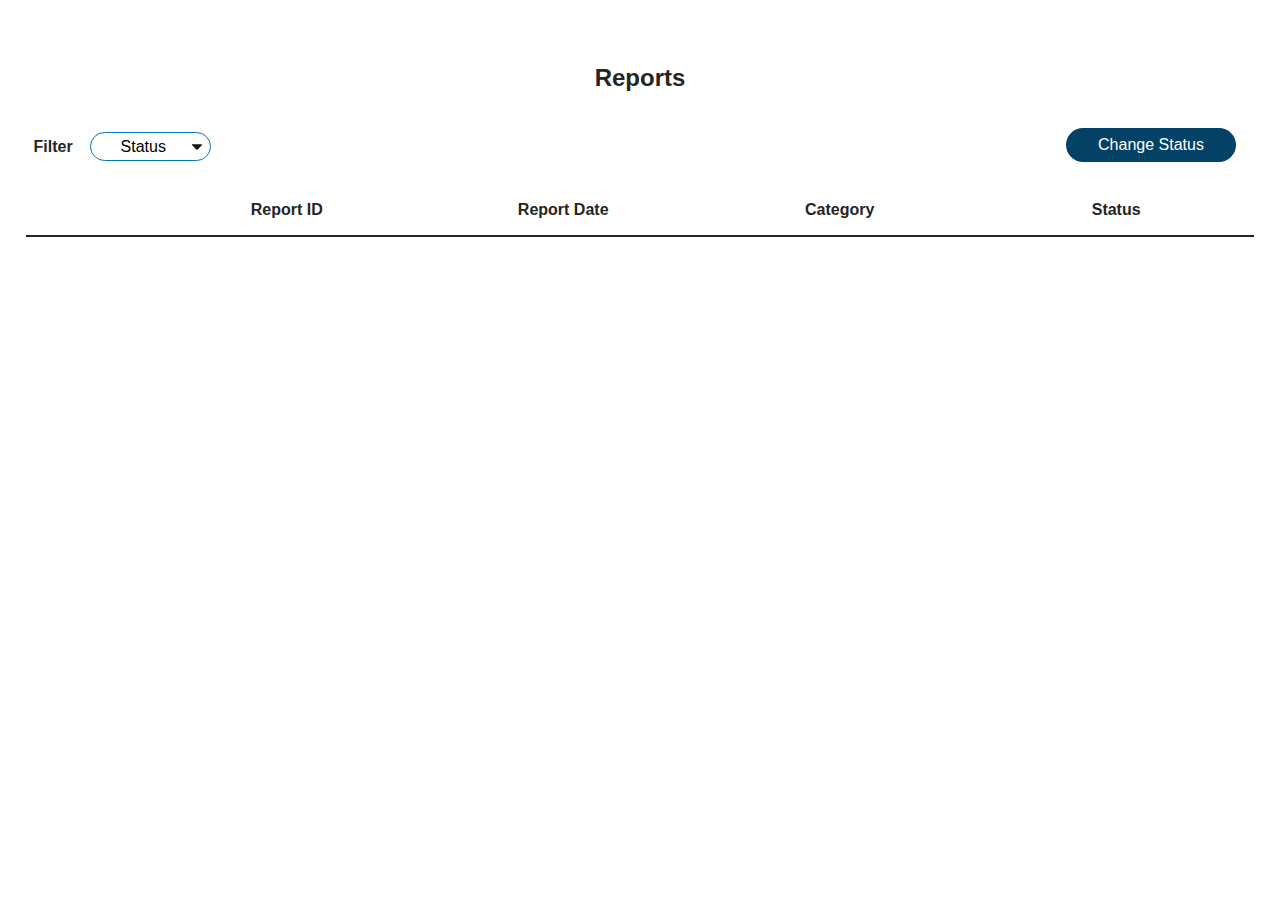
<file: gov-dashboard/gov_dashboard.html>
<!DOCTYPE html>
<html lang="en">

<head>
  <meta charset="UTF-8">
  <meta http-equiv="X-UA-Compatible" content="IE=edge">
  <meta name="viewport" content="width=device-width, initial-scale=1.0">
  <title>trout | Government Dashboard</title>

  <!-- FAVICON============= -->
  <link rel='icon' type='image/png' href='../assets/favicon.png'>
  <link rel="stylesheet" href="../common/css/navigation.css">
  <link rel="stylesheet" href="style.css">
</head>

<body class="gov-bg">
  <div class="gov-interface-wrapper">
    <!-- <a class="return-arrow" href=""></a> -->
    <h1>Reports</h1>
    <div class="filter-changestatus">
      <div class="filter-wrapper">
        <span class="filter-text">Filter</span>
        <select id="statusFilter" class="statusFilter">
          <option value="" selected>Status</option>
          <option value="1_New">1_New</option>
          <option value="2_Ongoing">2_Ongoing</option>
          <option value="3_Denied">3_Denied</option>
          <option value="4_Solved">4_Solved</option>
        </select>
      </div>
      <span class="change-status-btn">Change Status</span>
    </div>

    <div id="reports" class="dashboard">
      <div id="append-div">
        <ul class="table-header">
          <li></li>
          <li>Report ID</li>
          <li>Report Date</li>
          <li>Category</li>
          <li>Status</li>
          <!-- <li>Address</li> 
          <li>Detail</li> 
          <li>Photo</li>   -->
        </ul>
      </div>

    </div>

  </div>

  <!-- <script src="script_gov.js" type="module"></script> -->
  <script src="gov_dashboard.js" type="module"></script>
</body>

</html>
</file>
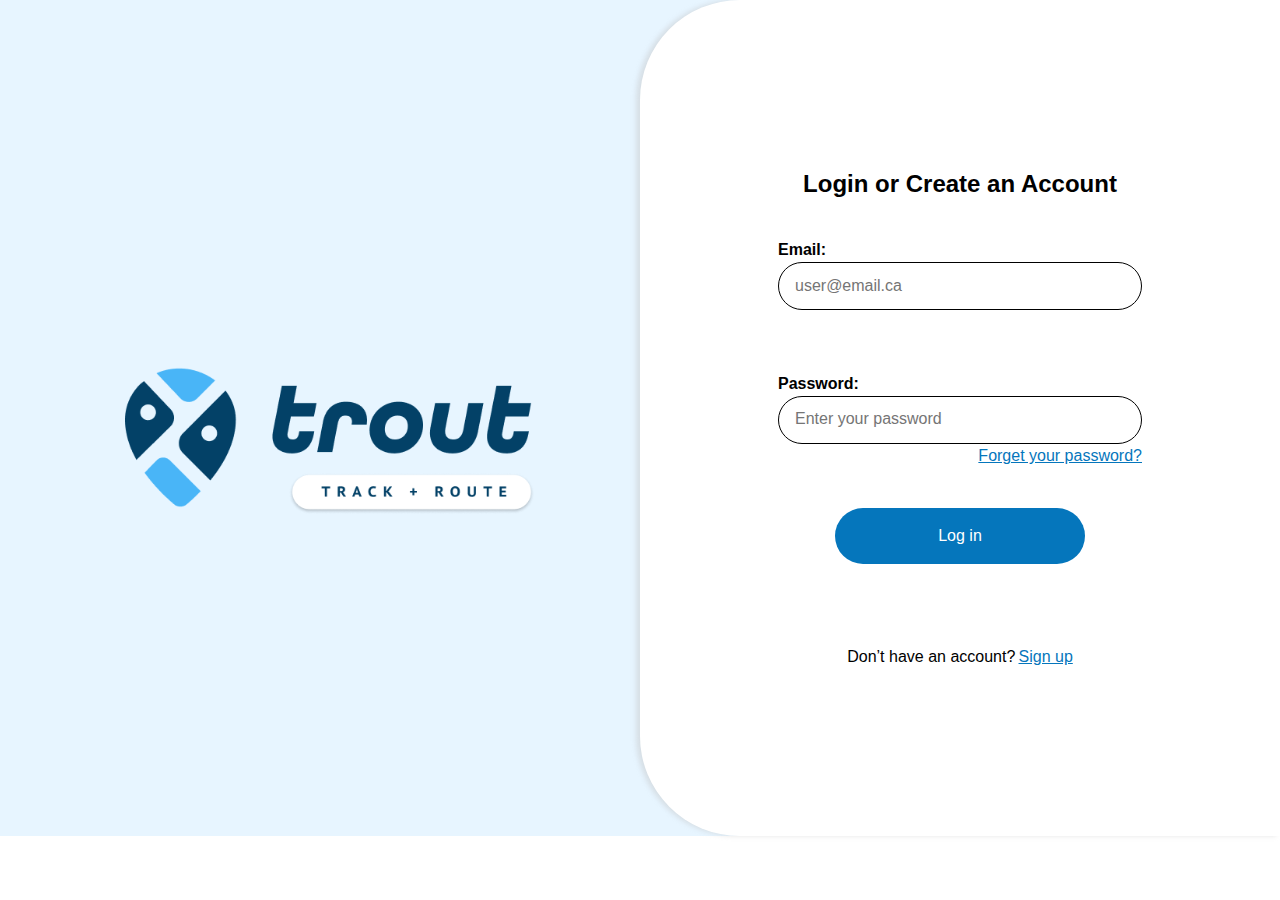
<file: gov-login/gov_login.html>
<!DOCTYPE html>
<html lang="en">

<head>
  <meta charset="UTF-8">
  <meta http-equiv="X-UA-Compatible" content="IE=edge">
  <meta name="viewport" content="width=device-width, initial-scale=1.0">
  <title>trout | Government Login</title>

  <!-- FAVICON============= -->
  <link rel='icon' type='image/png' href='../assets/favicon.png'>

  <!-- STYLE LINK============= -->
  <link rel="stylesheet" href="../common/css/navigation.css">
  <link rel="stylesheet" href="gov_login.css">

  <!-- JAVASCRIPT LINK============= -->
  <script src="gov_login.js" type="module"></script>
  <!-- <script src='../common/javascript/nav-menu.js' defer></script> -->

</head>

<body>

  <!-- <header>
    <div class="mobile-header">
      <a href="../route/index.html">
        <img class="logo" src="../assets/Mobile/Logo Mobile.png" alt="Logo">
      </a>
      <nav>
        <div class="menuHamburguer"></div>
        <div class="menu">
          <ul>
            <li>
              <a href="#" class="feed">
                <img src="../assets/Mobile/nearby-icon.png" alt="Nearby">
                <span>Nearby Hazards</span>
              </a>
            </li>
            <li>
              <a href="../user-myreports/myreports.html" class="my-reports">
                <img src="../assets/Mobile/MyReports-Icon.png" alt="My Reports">
                <span>My Reports</span>
              </a>
            </li>
            <li>
              <a href="#" class="profile">
                <img src="../assets/Mobile/Profile-icon.png" alt="Profile">
                <span>Profile</span>
              </a>
            </li>
          </ul>
        </div>
      </nav>
    </div>

    <div class="desktop-header">
      <a href="../route/index.html">
        <img class="logo" src="../assets/Desktop/Logo Desktop.png" alt="Logo">
      </a>
      <nav>
        <ul>
          <li>
            <a href="#" class="feed">
              <img src="../assets/Desktop/nearby-icon.png" alt="Nearby Hazards">
              <span>Nearby Hazards</span>
            </a>
          </li>
          <li>
            <a href="../user-myreports/myreports.html" class="my-reports">
              <img src="../assets/Desktop/MyReports-Icon.png" alt="My Reports">
              <span>My Reports</span>
            </a>
          </li>
          <li>
            <a href="#" class="profile">
              <img src="../assets/Desktop/Profile-icon.png" alt="Profile">
              <span>Profile</span>
            </a>
          </li>
        </ul>
      </nav>
    </div>
  </header> -->

  <main>
    <div class="login-background">
      <img src="../assets/Desktop/login-logo.png" alt="logo">
    </div>

    <div class="login-form">

    
        <h1>Login or Create an Account</h1>
        <div class="login-form">
          <label for="email">Email:</label>
          <input type="email" id="email" name="email" placeholder="user@email.ca" required><br>
          <label for="password">Password:</label>
          <input type="password" id="password" name="password" placeholder="Enter your password" required>
          <a href="#">Forget your password?</a>
          <button type="button" id="login" class="gov_login">Log in</button>
        </div>
    

      <div class="sign-up">
        <p>Don’t have an account?</p>
        <a href="../gov-signup/gov_signup.html" id="signup" class="signup">Sign up</a>
      </div>

    </div>
  </main>

</body>

</html>
</file>
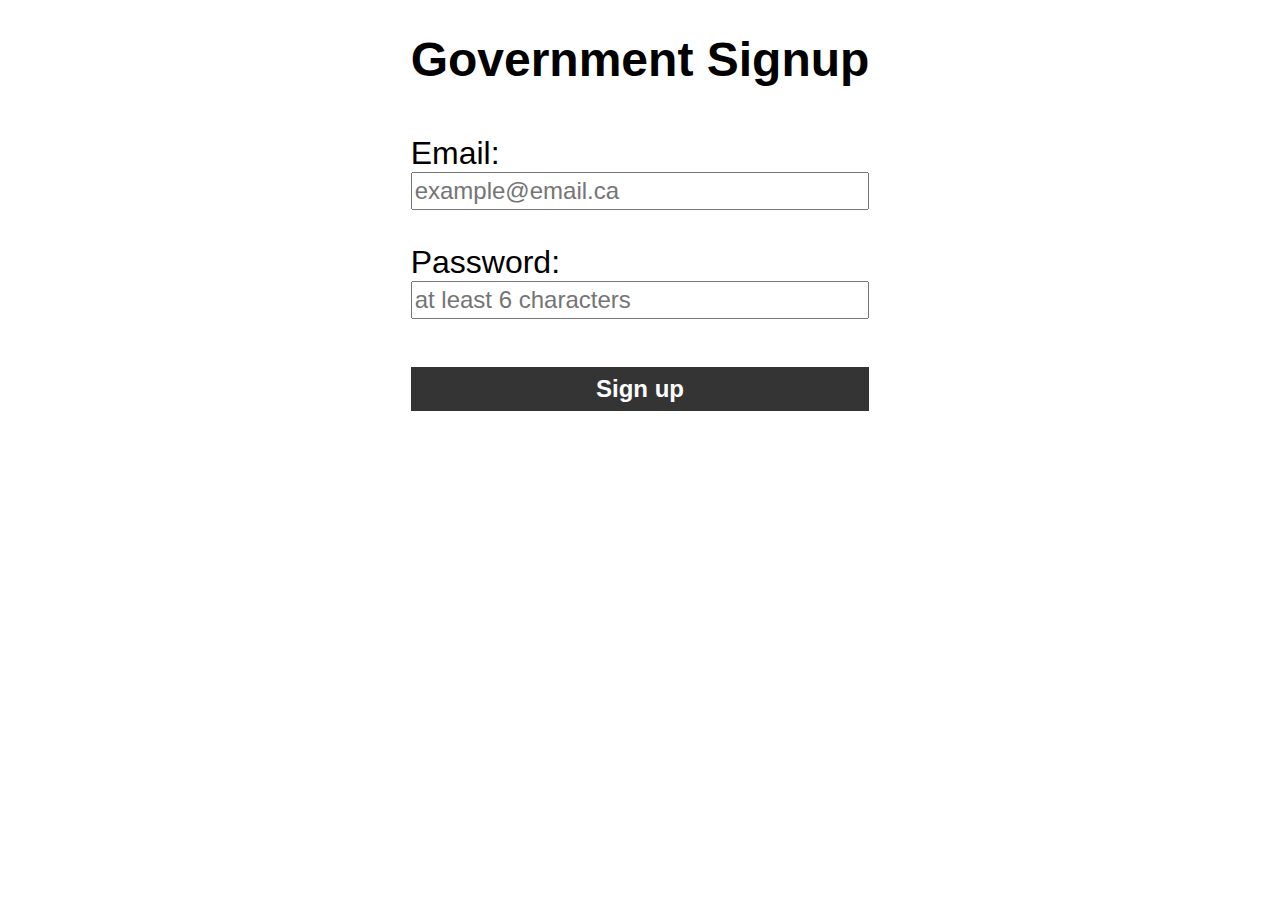
<file: gov-signup/gov_signup.html>
<!DOCTYPE html>
<html lang="en">

<head>
  <meta charset="UTF-8">
  <meta http-equiv="X-UA-Compatible" content="IE=edge">
  <meta name="viewport" content="width=device-width, initial-scale=1.0">
  <title>trout | Government Signup</title>

  <!-- FAVICON============= -->
  <link rel='icon' type='image/png' href='../assets/favicon.png'>
  <link rel="stylesheet" href="style.css">
</head>

<body>
  <div class="wrapper">
    <h1>Government Signup</h1>
    <label for="email">Email:</label>
    <input type="email" id="email" name="email" placeholder="example@email.ca" required><br>
    <label for="password">Password:</label>
    <input type="password" id="password" name="password" placeholder="at least 6 characters" required>
    <button type="button" id="signup" class="signup">Sign up</button>
  </div>

  <script src="gov_signup.js" type="module"></script>
</body>

</html>
</file>
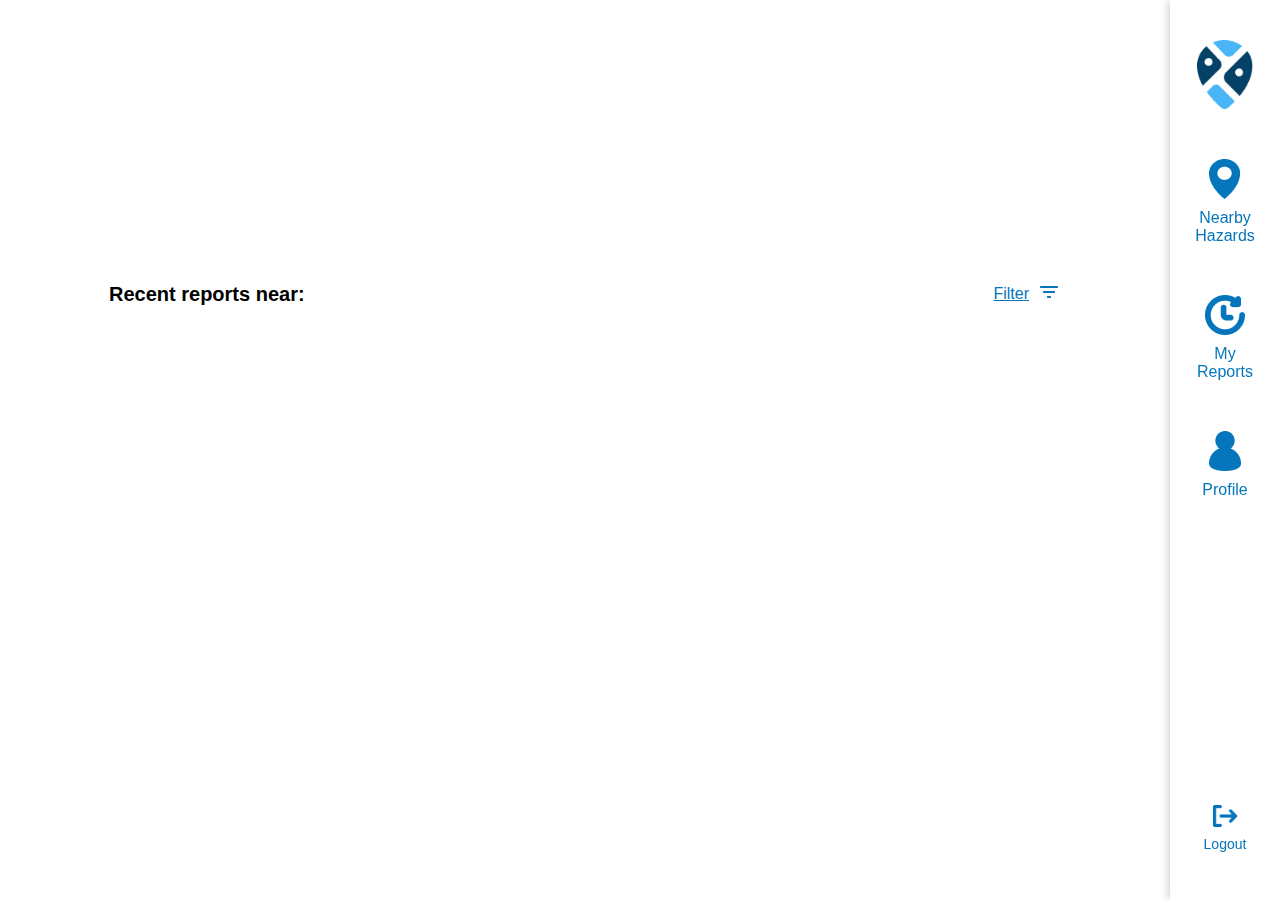
<file: nearby-hazards/nearby_hazards.html>
<!DOCTYPE html>
<html lang="en">

<head>
  <meta charset="UTF-8">
  <meta name="viewport" content="width=device-width, initial-scale=1.0">
  <title>trout | Nearby Hazards</title>

  <!-- FAVICON============= -->
  <link rel='icon' type='image/png' href='../assets/favicon.png'>
  <link rel="stylesheet" type="text/css" href="https://api.tomtom.com/maps-sdk-for-web/cdn/6.x/6.25.0/maps/maps.css" />
  <link rel="stylesheet" href="style.css">
  <link rel="stylesheet" href="../common/css/navigation.css">
  <script src="https://api.tomtom.com/maps-sdk-for-web/cdn/6.x/6.25.0/maps/maps-web.min.js"></script>
  <script src='../common/javascript/nav-menu.js' defer></script>
  <script type="module" src="nearby_hazards.js" defer></script>
</head>

<body>
  <header>
    <div class="mobile-header">
      <a href="../index.html">
        <img class="logo" src="../assets/Mobile/Logo Mobile.png" alt="Logo">
      </a>
      <nav>
        <div class="menuHamburguer"></div>
        <div class="menu">
          <ul>
            <li>
              <a href="../nearby-hazards/nearby_hazards.html" class="feed">
                <img src="../assets/Mobile/nearby-icon.png" alt="Nearby">
                <span>Nearby Hazards</span>
              </a>
            </li>
            <li>
              <a href="../user-myreports/myreports.html" class="my-reports">
                <img src="../assets/Mobile/MyReports-Icon.png" alt="My Reports">
                <span>My Reports</span>
              </a>
            </li>
            <li>
              <a href="#" class="profile">
                <img src="../assets/Mobile/Profile-icon.png" alt="Profile">
                <span>Profile</span>
              </a>
            </li>
            <li>
              <a href="#" class="profile">
                <img src="../assets/Mobile/Logout.png" alt="Logout">
                <span>Logout</span>
              </a>
            </li>
          </ul>
        </div>
      </nav>
    </div>

    <div class="desktop-header">
      <div class="nav-wrapper">
        <a href="../index.html">
          <img class="logo" src="../assets/Desktop/Logo Desktop.png" alt="Logo">
        </a>
        <nav>
          <ul>
            <li>
              <a href="../nearby-hazards/nearby_hazards.html" class="feed">
                <img src="../assets/Desktop/nearby-icon.png" alt="Nearby Hazards">
                <span>Nearby Hazards</span>
              </a>
            </li>
            <li>
              <a href="../user-myreports/myreports.html" class="my-reports">
                <img src="../assets/Desktop/MyReports-Icon.png" alt="My Reports">
                <span>My Reports</span>
              </a>
            </li>
            <li>
              <a href="#" class="profile">
                <img src="../assets/Desktop/Profile-icon.png" alt="Profile">
                <span>Profile</span>
              </a>
            </li>
          </ul>
        </nav>
      </div>
      <nav class="logout-item">
        <ul>
          <li>
            <a href="#" class="logout">
              <img src="../assets/Desktop/Logout.png" alt="Logout">
              <span>Logout</span>
            </a>
          </li>
        </ul>
      </nav>
    </div>
  </header>

  <main>
    <div id="map"></div>

    <div class="container">
      <div class="header-container">
        <h2>Recent reports near:</h2>
        <p class="filter-button">Filter</p>
        <div class="filter-menu">
          <div class="upper">
            <h3>Radius</h3>
            <div class="distance">
              <p>within</p>
              <p id="sliderValueDisplay">8km</p>
            </div>          
          </div>
          <input type="range" min="1" max="15" value="8" step="0.5" class="slider" id="rangeInput">
          <div class="lower">
            <p>1km</p>
            <p>15km</p>
          </div>
        </div>
      </div>
      <div class="report-list"></div>
    </div>
  </main>
  <div class="loader-wrapper visually-hidden">
    <div class="loader"></div>
  </div>
</body>

</html>
</file>
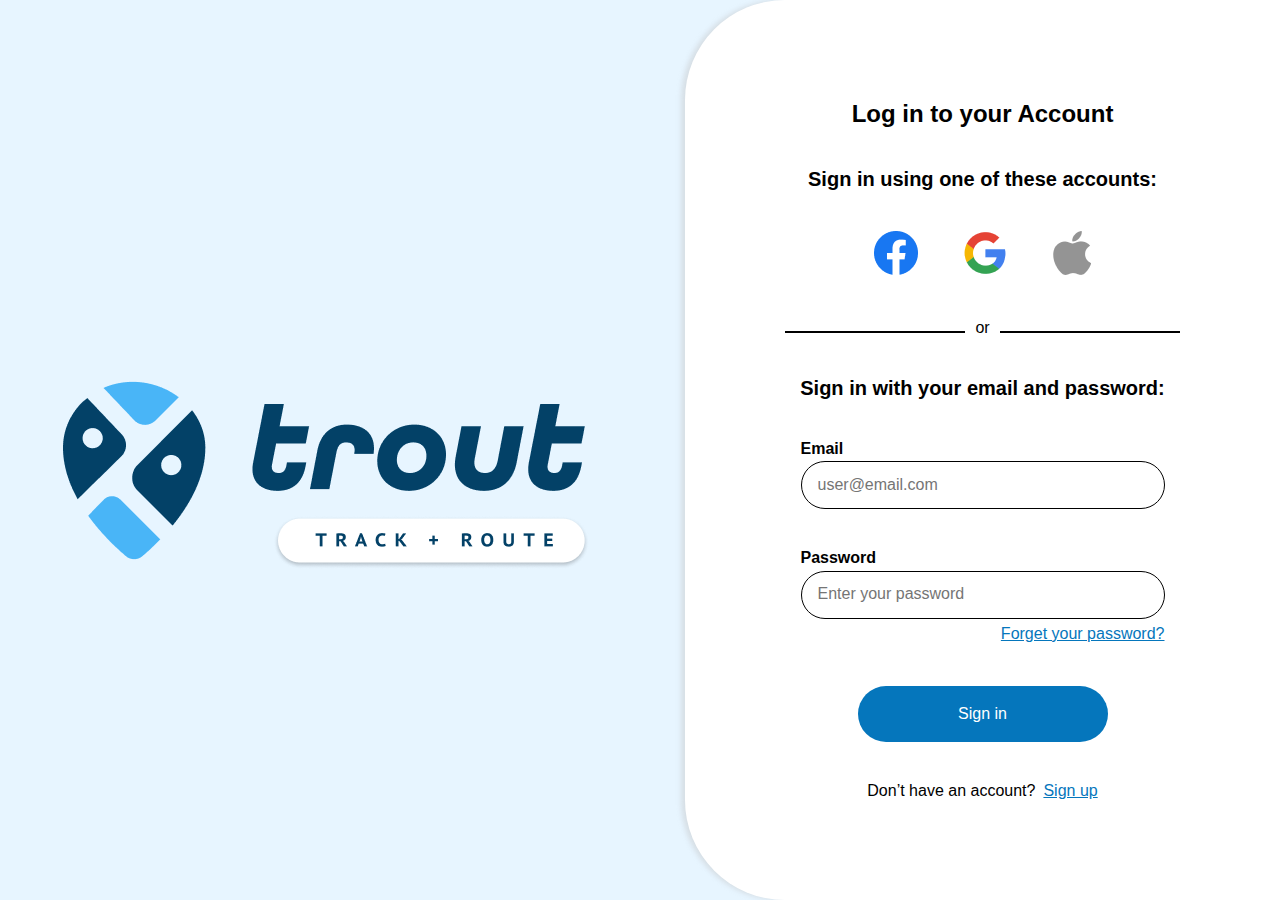
<file: user-login/user_login.html>
<!DOCTYPE html>
<html lang="en">

<head>
  <meta charset="UTF-8">
  <meta http-equiv="X-UA-Compatible" content="IE=edge">
  <meta name="viewport" content="width=device-width, initial-scale=1.0">
  <title>trout | Login</title>

  <!-- FAVICON============= -->
  <link rel='icon' type='image/png' href='../assets/favicon.png'>

  <!-- STYLE LINK============= -->
  <link rel="stylesheet" href="../common/css/navigation.css">
  <link rel="stylesheet" href="user_login.css">

  <!-- JAVASCRIPT LINK============= -->
  <script src="user_login.js" type="module"></script>
  <!-- <script src='../common/javascript/nav-menu.js' defer></script> -->

</head>

<body>

  <!-- <header>
    <div class="mobile-header">
      <a href="../route/index.html">
        <img class="logo" src="../assets/Mobile/Logo Mobile.png" alt="Logo">
      </a>
      <nav>
        <div class="menuHamburguer"></div>
        <div class="menu">
          <ul>
            <li>
              <a href="#" class="feed">
                <img src="../assets/Mobile/nearby-icon.png" alt="Nearby">
                <span>Nearby Hazards</span>
              </a>
            </li>
            <li>
              <a href="../user-myreports/myreports.html" class="my-reports">
                <img src="../assets/Mobile/MyReports-Icon.png" alt="My Reports">
                <span>My Reports</span>
              </a>
            </li>
            <li>
              <a href="#" class="profile">
                <img src="../assets/Mobile/Profile-icon.png" alt="Profile">
                <span>Profile</span>
              </a>
            </li>
          </ul>
        </div>
      </nav>
    </div>

    <div class="desktop-header">
      <a href="../route/index.html">
        <img class="logo" src="../assets/Desktop/Logo Desktop.png" alt="Logo">
      </a>
      <nav>
        <ul>
          <li>
            <a href="#" class="feed">
              <img src="../assets/Desktop/nearby-icon.png" alt="Nearby Hazards">
              <span>Nearby Hazards</span>
            </a>
          </li>
          <li>
            <a href="../user-myreports/myreports.html" class="my-reports">
              <img src="../assets/Desktop/MyReports-Icon.png" alt="My Reports">
              <span>My Reports</span>
            </a>
          </li>
          <li>
            <a href="#" class="profile">
              <img src="../assets/Desktop/Profile-icon.png" alt="Profile">
              <span>Profile</span>
            </a>
          </li>
        </ul>
      </nav>
    </div>
  </header> -->

  <main>
    <div class="login-background">
      <img src="../assets/Desktop/login-logo.png" alt="logo">
    </div>

    <div class="login-form">
      <h1>Log in to your Account</h1>
      <h2>Sign in using one of these accounts:</h2>
      <div class="social-links">
        <img src="../assets/Mobile/facebook-logo.png" alt="Facebook Logo">
        <img src="../assets/Mobile/gmail-logo.png" alt="Gmail Logo">
        <img src="../assets/Mobile/apple-logo.png" alt="Apple Logo">
      </div>
      <div class="or-sign">
        <p>or</p>
      </div>
      <h2>Sign in with your email and password:</h2>

      <form class="wrapper">
        <label for="email">Email</label>
        <input type="email" id="email" name="email" placeholder="user@email.com" required><br>
        <label for="password">Password</label>
        <input type="password" id="password" name="password" placeholder="Enter your password" required>

        <a href="#">Forget your password?</a>

        <button type="button" id="login" class="login">Sign in</button>
      </form>

      <div class="sign-up">
        <p>Don’t have an account?</p>
        <a href="../user-signup/user_signup.html" id="signup" class="signup">Sign up</a>
      </div>
    </div>
  </main>

</body>

</html>
</file>
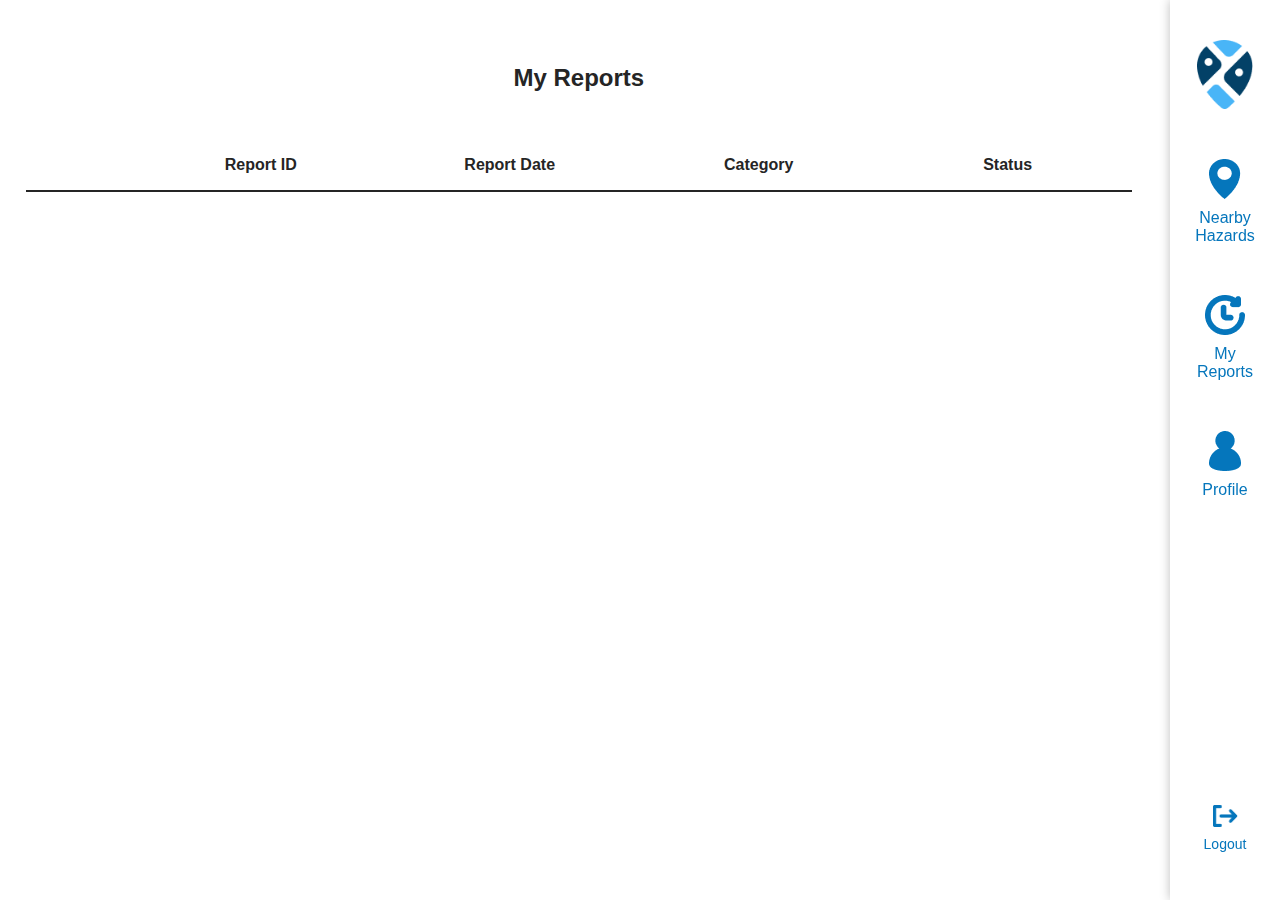
<file: user-myreports/myreports.html>
<!DOCTYPE html>
<html lang="en">

<head>
  <meta charset="UTF-8">
  <meta http-equiv="X-UA-Compatible" content="IE=edge">
  <meta name="viewport" content="width=device-width, initial-scale=1.0">
  <title>trout | My Reports</title>

  <!-- FAVICON============= -->
  <link rel='icon' type='image/png' href='../assets/favicon.png'>

  <!-- STYLE LINK============= -->
  <link rel="stylesheet" href="../common/css/navigation.css">
  <link rel="stylesheet" href="style.css">

  <!-- JAVASCRIPT LINK============= -->
  <script src='../common/javascript/nav-menu.js' defer></script>
</head>

<body class="gov-bg">
  <header>
    <div class="mobile-header">
      <a href="../index.html">
        <img class="logo" src="../assets/Mobile/Logo Mobile.png" alt="Logo">
      </a>
      <nav>
        <div class="menuHamburguer"></div>
        <div class="menu">
          <ul>
            <li>
              <a href="../nearby-hazards/nearby_hazards.html" class="feed">
                <img src="../assets/Mobile/nearby-icon.png" alt="Nearby">
                <span>Nearby Hazards</span>
              </a>
            </li>
            <li>
              <a href="../user-myreports/myreports.html" class="my-reports">
                <img src="../assets/Mobile/MyReports-Icon.png" alt="My Reports">
                <span>My Reports</span>
              </a>
            </li>
            <li>
              <a href="#" class="profile">
                <img src="../assets/Mobile/Profile-icon.png" alt="Profile">
                <span>Profile</span>
              </a>
            </li>
            <li>
              <a href="#" class="profile">
                <img src="../assets/Mobile/Logout.png" alt="Logout">
                <span>Logout</span>
              </a>
            </li>
          </ul>
        </div>
      </nav>
    </div>

    <div class="desktop-header">
      <div class="nav-wrapper">
        <a href="../index.html">
          <img class="logo" src="../assets/Desktop/Logo Desktop.png" alt="Logo">
        </a>
        <nav>
          <ul>
            <li>
              <a href="../nearby-hazards/nearby_hazards.html" class="feed">
                <img src="../assets/Desktop/nearby-icon.png" alt="Nearby Hazards">
                <span>Nearby Hazards</span>
              </a>
            </li>
            <li>
              <a href="../user-myreports/myreports.html" class="my-reports">
                <img src="../assets/Desktop/MyReports-Icon.png" alt="My Reports">
                <span>My Reports</span>
              </a>
            </li>
            <li>
              <a href="#" class="profile">
                <img src="../assets/Desktop/Profile-icon.png" alt="Profile">
                <span>Profile</span>
              </a>
            </li>
          </ul>
        </nav>
      </div>
      <nav class="logout-item">
        <ul>
          <li>
            <a href="#" class="logout">
              <img src="../assets/Desktop/Logout.png" alt="Logout">
              <span>Logout</span>
            </a>
          </li>
        </ul>
      </nav>
    </div>
  </header>

  <main>
    <div class="gov-interface-wrapper">
      <!-- <a class="return-arrow" href=""></a> -->
      <h1>My Reports</h1>
      <!-- <select id="statusFilter" name="statusFilter">
        <option value="" selected>All Reports</option>
        <option value="1_New">1_New</option>
        <option value="2_Ongoing">2_Ongoing</option>
        <option value="3_Denied">3_Denied</option>
        <option value="4_Solved">4_Solved</option>
      </select> -->

      <div id="reports" class="dashboard">
        <div id="append-div">
          <ul class="table-header">
            <li></li> <!--  -->
            <li>Report ID</li> <!--  -->
            <li>Report Date</li> <!--  -->
            <li>Category</li> <!--  -->
            <li>Status</li>
            <!-- <li>Address</li> 
            <li>Detail</li> 
            <li>Photo</li>   -->
          </ul>
        </div>

      </div>

    </div>
  </main>

  <!-- <script src="script_gov.js" type="module"></script> -->
  <script src="myreports.js" type="module"></script>
</body>

</html>
</file>
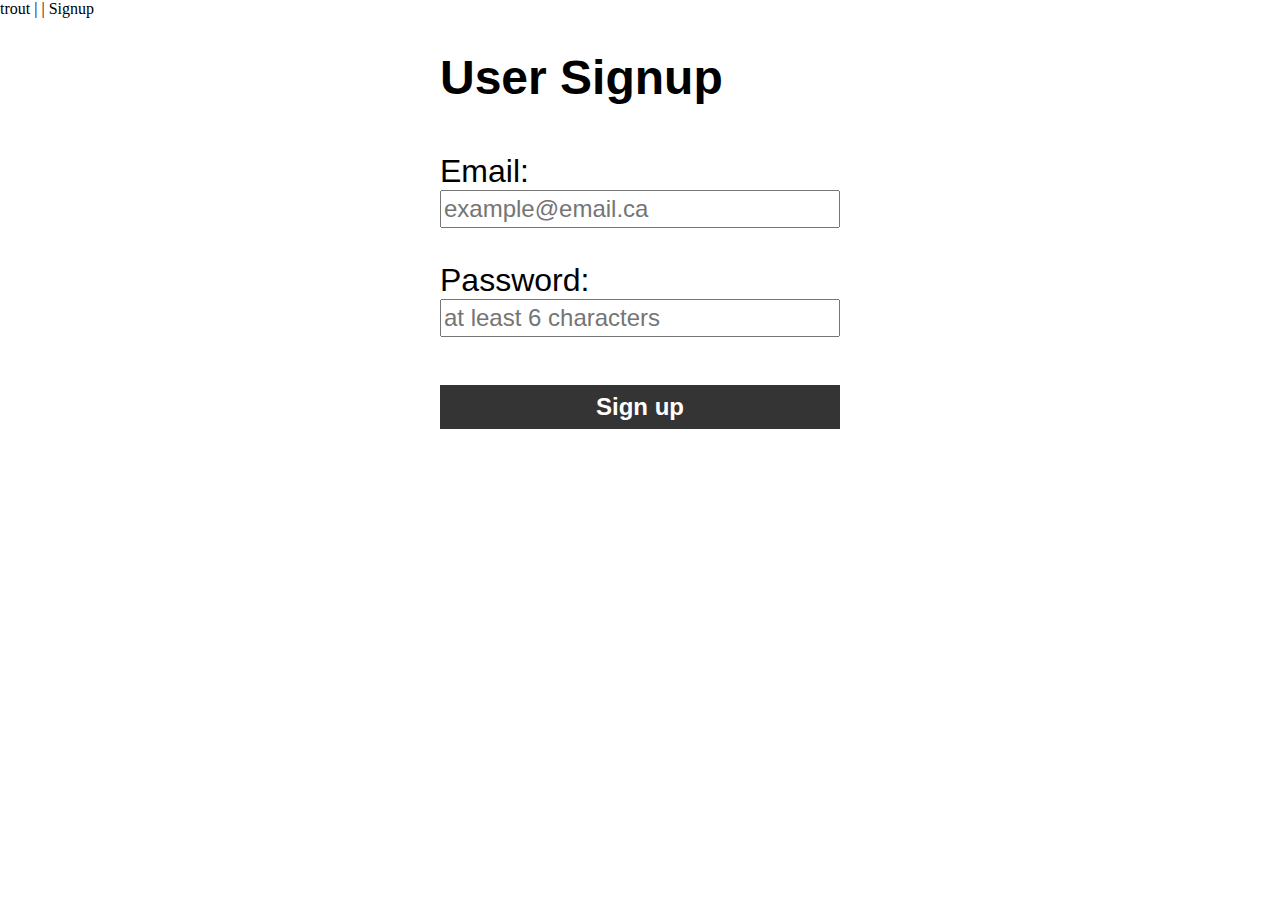
<file: user-signup/user_signup.html>
<!DOCTYPE html>
<html lang="en">

<head>
  <meta charset="UTF-8">
  <meta http-equiv="X-UA-Compatible" content="IE=edge">
  <meta name="viewport" content="width=device-width, initial-scale=1.0">
  trout | | Signup</title>

  <!-- FAVICON============= -->
  <link rel='icon' type='image/png' href='../assets/favicon.png'>
  <link rel="stylesheet" href="style.css">
</head>

<body>
  <div class="wrapper">
    <h1>User Signup</h1>
    <label for="email">Email:</label>
    <input type="email" id="email" name="email" placeholder="example@email.ca" required><br>
    <label for="password">Password:</label>
    <input type="password" id="password" name="password" placeholder="at least 6 characters" required>
    <button type="button" id="signup" class="signup">Sign up</button>
  </div>

  <script src="user_signup.js" type="module"></script>
</body>

</html>
</file>
<file: common/css/navigation.css>
@import url("https://fonts.googleapis.com/css2?family=PT+Sans+Caption:wght@400;700&display=swap");

:root {
  --color-dark-blue: rgba(3, 65, 103, 1);
  --color-medium-blue: rgba(5, 118, 188, 1);
  --color-light-blue: rgba(73, 181, 247, 1);
  --color-background: rgba(231, 245, 255, 1);
  --color-report-button-yellow: rgba(242, 191, 38, 1);
  --color-error-red: rgba(189, 31, 31, 1);
  --color-body-text: rgba(37, 37, 37, 1);
  --color-drop-shadow: rgba(190, 190, 190, 1);

  /* --fontsize-h1: clamp(18px, 2vw, 28px);
  --fontsize-h2: clamp(16px, 2vw, 24px);
  --fontsize-h3: clamp(14px, 2vw, 20px);
  --fontsize-nav: clamp(14px, 1.5vw, 18px);
  --fontsize-others: clamp(14px, 1.5vw, 20px); */

  /* Iza suggestion */
  --fontsize-h1: clamp(18px, 2vw, 24px);
  --fontsize-h2: clamp(16px, 2vw, 20px);
  --fontsize-h3: clamp(14px, 2vw, 18px);
  --fontsize-nav: clamp(14px, 1.5vw, 16px);
  --fontsize-others: clamp(14px, 1.5vw, 16px);
}

* {
  margin: 0;
  padding: 0;
  box-sizing: border-box;
  font-family: "PT Sans Caption", sans-serif;
}

body {
  height: 100%;
}

/* MOBILE HEADER ======================= */
.desktop-header {
  display: none;
}

.mobile-header {
  display: flex;
  justify-content: space-between;
  top: 0;
  left: 0;
  right: 0;
  padding: 1rem 1rem;
  align-items: center;
  box-shadow: 0px 0px 10px var(--color-drop-shadow);
  position: fixed;
  /* position: sticky; */
  background-color: white;
  z-index: 10;
}

.mobile-header .menu {
  display: none;
}

main {
  margin-top: 5rem;
}

.mobile-header .open {
  display: block;

}

.mobile-header .menuHamburguer {
  width: 40px;
  height: 20px;
  cursor: pointer;
  display: flex;
  position: relative;
  align-items: center;
}

.mobile-header .menuHamburguer::before {
  content: "";
  position: absolute;
  width: 100%;
  height: 3px;
  background-color: rgba(5, 118, 188, 1);
  box-shadow: 0 10px rgba(5, 118, 188, 1), 0 -10px var(--color-medium-blue);
}

.mobile-header .open li a {
  text-decoration: none;
  display: flex;
  flex-flow: row nowrap;
  align-items: center;
  justify-content: start;
  padding: 1rem 0;
  margin: 0 1.2rem;
  color: rgba(5, 118, 188, 1);
  border-bottom: 0.5px solid var(--color-medium-blue);
  /* padding-bottom: .5rem; */
  font-size: var(--fontsize-nav);
}

.mobile-header .open li:last-of-type a {
  border-bottom: none;
}

.mobile-header .open li a img {
  height: 20px;
  margin-right: 0.5rem;
}

.mobile-header .open li {
  list-style: none;
}

.mobile-header .open {
  position: fixed;
  right: 0.5rem;
  top: 5.2rem;
  background-color: white;
  border-radius: 10px;
  box-shadow: 2px 2px 5px var(--color-drop-shadow);
}


/* DESKTOP HEADER ======================= */

@media screen and (min-width: 830px) {
  main {
    margin-top: 0rem;
  }

  .mobile-header {
    display: none;
  }

  .desktop-header {
    font-family: "PT Sans Caption", sans-serif;
    position: fixed;
    right: 0;
    top: 0;
    display: flex;
    width: 110px;
    flex-flow: column wrap;
    gap: 4rem;
    align-items: center;
    /* justify-content: start; */
    padding-left: 1rem;
    height: 100%;
    box-shadow: 0px 0px 10px var(--color-drop-shadow);
    background-color: white;
    z-index: 10;
    justify-content: space-between;
    padding-top: 1.5rem;
  }

  .desktop-header a:first-of-type {
    display: flex;
    align-items: center;
    justify-content: center;
  }

  .desktop-header .logo {
    padding-top: 1rem;
    margin-right: 1rem;
    margin-bottom: 3rem;
    height: 85px;
    align-self: center;
  }

  .desktop-header nav {
    margin-right: 1rem;
  }

  .logout-item a img {
    height: 24px;
  }

  .logout-item span {
    font-size: 14px;
  }

  .desktop-header nav ul {
    margin: 0;
    padding: 0;
  }

  .desktop-header nav ul li {
    list-style: none;
  }

  .desktop-header nav ul li a {
    display: flex;
    flex-flow: column nowrap;
    margin-bottom: 3rem;
    gap: .5rem;
    align-items: center;
    justify-content: center;
  }

  .desktop-header a {
    text-decoration: none;
    color: var(--color-medium-blue);
    text-align: center;
  }

  /* .desktop-header a img {
    height: 40px;
  } */
}
</file>
<file: gov-dashboard/style.css>
body {
  margin: 0;
  padding: 2rem 2%;
  font-family: "PT Sans Caption", sans-serif;
  color: var(--color-body-text);
}

.gov-interface-wrapper {
  text-align: center;
  width: 100%;
  display: grid;

  /* @media screen and (min-width: 830px) {
    grid-template-columns: 1fr 120px;
  } */
}

/* .return-arrow {
  display: inline-block;
  text-align-last: left;
  text-decoration: none;
  margin-left: .5rem;
  width: 30px;
  height: 30px;
} */
/* 
.return-arrow::before {
  content: '\25C0';
  font-size: var(--fontsize-nav);
  color: var(--color-medium-blue);
} */

h1 {
  font-family: sans-serif;
  font-size: var(--fontsize-h1);
  margin-top: 2rem;

  /* @media screen and (min-width: 830px) {
    grid-column: 1/2;
  } */
}

.filter-changestatus {
  display: grid;
  grid-template-columns: repeat(2, 1fr);
  justify-content: space-between;
  align-items: center;
}

.filter-wrapper {
  margin: 1.5rem 0 .5rem;
  justify-self: start;
  padding: 1rem .5rem;
}

.filter-wrapper .filter-text {
  margin-right: .8rem;
  font-weight: bold;
  font-size: var(--fontsize-nav);
}

.filter-wrapper select {
  padding: .3rem 1.7rem .3rem .8rem;
  font-size: var(--fontsize-nav);
  background-color: white;
  border: 1.5px solid var(--color-medium-blue);
  border-radius: 20px;
  text-align: center;

  cursor: pointer;

  /* Arrow */
  appearance: none;
  background-image: url("data:image/svg+xml;charset=US-ASCII,%3Csvg%20xmlns%3D%22http%3A%2F%2Fwww.w3.org%2F2000%2Fsvg%22%20width%3D%22292.4%22%20height%3D%22292.4%22%3E%3Cpath%20fill%3D%22%23131313%22%20d%3D%22M287%2069.4a17.6%2017.6%200%200%200-13-5.4H18.4c-5%200-9.3%201.8-12.9%205.4A17.6%2017.6%200%200%200%200%2082.2c0%205%201.8%209.3%205.4%2012.9l128%20127.9c3.6%203.6%207.8%205.4%2012.8%205.4s9.2-1.8%2012.8-5.4L287%2095c3.5-3.5%205.4-7.8%205.4-12.8%200-5-1.9-9.2-5.5-12.8z%22%2F%3E%3C%2Fsvg%3E");
  background-repeat: no-repeat;
  background-position: right 0.5rem top 50%;
  background-size: 0.6rem auto;

  /* @media screen and (min-width: 830px) {
    grid-column: 1/2;
  } */
}

.filter-wrapper select:hover {
  opacity: .5;
}

.filter-changestatus .change-status-btn {
  display: inline-block;
  width: 170px;
  justify-self: end;
  font-size: var(--fontsize-nav);
  background-color: var(--color-dark-blue);
  color: white;
  padding: .5rem 1rem;
  margin: 1.6rem 3% .8rem 0;
  border-radius: 20px;
  cursor: pointer;
}

.filter-changestatus .change-status-btn:hover {
  opacity: .5;
}

.filter-changestatus .change-status-btn:active {
  opacity: 1;
}


.dashboard {
  display: grid;

  /* @media screen and (min-width: 830px) {
    grid-column: 1/2;
  } */
}

.dashboard>div {
  display: grid;
  gap: 0;
}


label {
  margin-top: 1rem;
  width: 400px;
  font-size: var(--fontsize-nav);
  font-family: sans-serif;
}

input {
  display: block;
  height: 2rem;
  font-size: var(--fontsize-nav);
}


.table-header,
.table-body-row {
  list-style-type: none;
  margin: 0;
  padding: 0;
  display: grid;
  grid-template-columns: 10% 1fr 1fr 1fr 1fr;
  overflow: hidden;
  position: relative;
  transition: .4s ease;
}


.table-header li {
  font-weight: bold;
  font-size: var(--fontsize-nav);
  padding: 1rem 0;
  border-bottom: 2.5px solid var(--color-body-text);
  font-family: sans-serif;
}

.table-body-row li {
  border-bottom: 1px solid var(--color-drop-shadow);
  display: inline-block;
  word-wrap: break-word;
  margin: 0;
  font-size: var(--fontsize-nav);
  padding: 1.1rem 0 .9rem;
  align-self: center;
  outline: none;
  transition: .4s ease;
}

.table-body-row li:nth-of-type(1) {
  padding: .99rem 0;
  cursor: pointer;
}

.table-body-row li:nth-of-type(1)::before {
  content: '\276F';
  font-family: sans-serif;
  margin-right: 30%;
  display: inline-block;
  transform: rotate(90deg);
}

.table-body-row li:nth-of-type(1).open::before {
  transform: rotate(-90deg);
}

.table-body-row li:nth-of-type(5) {
  color: var(--color-medium-blue);
  padding: .7rem 0;
}

.rowStatusFilter {
  padding: .3rem 2.1rem .3rem 1.5rem;
  border: none;
  border-radius: 20px;
  font-size: var(--fontsize-nav);
  text-align: center;
  color: white;
  cursor: pointer;

  /* Arrow */
  appearance: none;
  background-image: url("data:image/svg+xml;charset=US-ASCII,%3Csvg%20xmlns%3D%22http%3A%2F%2Fwww.w3.org%2F2000%2Fsvg%22%20width%3D%22292.4%22%20height%3D%22292.4%22%3E%3Cpath%20fill%3D%22white%22%20d%3D%22M287%2069.4a17.6%2017.6%200%200%200-13-5.4H18.4c-5%200-9.3%201.8-12.9%205.4A17.6%2017.6%200%200%200%200%2082.2c0%205%201.8%209.3%205.4%2012.9l128%20127.9c3.6%203.6%207.8%205.4%2012.8%205.4s9.2-1.8%2012.8-5.4L287%2095c3.5-3.5%205.4-7.8%205.4-12.8%200-5-1.9-9.2-5.5-12.8z%22%2F%3E%3C%2Fsvg%3E");
  background-repeat: no-repeat;
  background-position: right 0.7rem top 50%;
  background-size: 0.6rem auto;
}

.rowStatusFilter:hover {
  opacity: .5;
}

.table-body-row select:has(option[value="1_New"]:checked) {
  background-color: var(--color-medium-blue);
}

.table-body-row select:has(option[value="2_Ongoing"]:checked) {
  background-color: var(--color-report-button-yellow);
  color: var(--color-body-text);
}

.table-body-row select:has(option[value="3_Denied"]:checked) {
  background-color: var(--color-drop-shadow);
}

.table-body-row select:has(option[value="4_Solved"]:checked) {
  background-color: rgb(218, 69, 69);
  /* background-color: rgba(189, 31, 31, 1); this is original */
  /* background-color: var(--color-error-red); */
}


.table-body-row li:nth-of-type(6) {
  border-bottom: 2px solid var(--color-drop-shadow);
  grid-column: 1/-1;

  gap: .5rem;
  padding: 0 0 0 12%;
  text-align: left;
  overflow: hidden;
  transform: translateY(-100%);
  z-index: -10;
  max-height: 0;
  display: none;
}

.table-body-row li:nth-of-type(6).open {
  display: grid;
  transform: translateY(0);
  z-index: 1;
  padding: 1.2rem 0 0 12%;
  max-height: unset;
}

.table-body-row li:nth-of-type(6) div {
  display: grid;
  grid-template-columns: 25% 75%;
}

.table-body-row li:nth-of-type(6) div span {
  align-self: start;
}

.table-body-row li:nth-of-type(6) div img {
  align-self: start;
  padding-left: 5%;
  padding-bottom: 1.2rem;

  @media screen and (min-width: 980px) {
    padding-left: 9%;
  }
}

.table-body-row li:nth-of-type(6) div span:nth-of-type(1) {
  font-weight: bold;
  font-family: sans-serif;
  justify-self: end;
  padding-right: 35%;

  @media screen and (min-width: 980px) {
    padding-right: 40%;
  }
}

.table-body-row li:nth-of-type(6) div span:nth-of-type(2) {
  padding-left: 5%;

  @media screen and (min-width: 980px) {
    padding-left: 9%;
  }
}
</file>
<file: gov-login/gov_login.css>
@import url("https://fonts.googleapis.com/css2?family=PT+Sans+Caption:wght@400;700&display=swap");

:root {
  --color-dark-blue: rgba(3, 65, 103, 1);
  --color-medium-blue: rgba(5, 118, 188, 1);
  --color-light-blue: rgba(73, 181, 247, 1);
  --color-background: rgba(231, 245, 255, 1);
  --color-report-button-yellow: rgba(242, 191, 38, 1);
  --color-error-red: rgba(189, 31, 31, 1);
  --color-body-text: rgba(37, 37, 37, 1);
  --color-drop-shadow: rgba(190, 190, 190, 1);
  /* Initial Font Size*/
  /* --fontsize-h1: clamp(18px, 2vw, 28px);
  --fontsize-h2: clamp(16px, 2vw, 24px);
  --fontsize-h3: clamp(14px, 2vw, 20px);
  --fontsize-nav: clamp(14px, 1.5vw, 18px);
  --fontsize-others: clamp(14px, 1.5vw, 20px); */

  /* Iza suggestion */
  --fontsize-h1: clamp(18px, 2vw, 24px);
  --fontsize-h2: clamp(16px, 2vw, 20px);
  --fontsize-h3: clamp(14px, 2vw, 18px);
  --fontsize-nav: clamp(14px, 1.5vw, 16px);
  --fontsize-others: clamp(14px, 1.5vw, 16px);

  --spacing-desktop: 45px;
  --spacing-mobile: 28px;
}

* {
  margin: 0;
  padding: 0;
  box-sizing: border-box;
  font-family: "PT Sans Caption", sans-serif;
}

body {
  height: 100%;
}

img {
  max-width: 300px;
  height: auto;
  display: block;
}


/* MAIN ======================= */

body main {
  margin: 0;
}

main .login-background {
  padding: 3rem;
  margin-top: 40px;
  display: flex;
  justify-content: center;
  width: 100%;
}

main .login-form {
  display: flex;
  flex-flow: column nowrap;
  justify-content: center;
  align-items: center;
  margin: 0 40px;
  gap: 0.2rem;
}

main a {
  color: var(--color-medium-blue);
  font-size: var(--fontsize-others);
  align-self: flex-end;
}

main h1 {
  font-size: var(--fontsize-h1);
  padding-top: 40px;
}

main p {
  font-size: var(--fontsize-others);
}


main input::placeholder {
  font-size: var(--fontsize-others);
}


/* LOGIN BUTTON */
main .login-form #login {
  width: 250px;
  height: 48px;
  border-radius: 35px;
  border: none;
  background-color: var(--color-medium-blue);
  color: white;
  margin: 0 auto;
  font-size: var(--fontsize-others);
  cursor: pointer;
  margin: 40px 0;
}

main .login-form #login:active {
  background-color: var(--color-light-blue);
}

main .login-form label {
  margin-top: 1rem;
  font-weight: bold;
  font-size: var(--fontsize-others);
  align-self: flex-start;
  margin-top: 40px;
}


main .login-form input {
  width: 345px;
  height: 40px;
  border-radius: 35px;
  border: 1px solid black;
  padding-left: 1rem;
}

main .login-form a {
  text-align: right;
}

main .sign-up {
  display: flex;
  flex-flow: row nowrap;
  justify-content: center;
  align-items: center;
  margin-top: 40px;
}

main #signup {
  padding-left: .2rem;
}


@media screen and (min-width: 1000px) {
  main {
    display: grid;
    grid-template-columns: repeat(2, 1fr);
    align-items: center;
    margin: 0;
    background-color: var(--color-background);
    /* height: 100vh; */
  }

  main h1 {
    padding: 170px 0 0 0;
  }

  main .login-form {
    margin: 0;
    background-color: white;
    height: 100%;
    padding: 0 45px;
    /* min-width: 450px; */
    border-top-left-radius: 100px;
    border-bottom-left-radius: 100px;
  }

  main .login-form:nth-of-type(2) {
    box-shadow: -4px 0 5px rgba(190, 190, 190, .4);
  }

  .sign-up {
    padding-bottom: 170px;
  }

  main .login-background img {
    min-width: 80%;
    display: block;
    margin-left: 45px;
  }

  main .login-background {
    justify-self: center;
  }

  main .login-form input {
    width: 364px;
    height: 48px;
    border-radius: 35px;
  }

  main .login-form #login {
    height: 56px;
  }

}
</file>
<file: gov-signup/style.css>
body {
  margin: 0;
}

.wrapper {
  display: grid;
  justify-content: center;
}

h1 {
  font-family: sans-serif;
  font-size: 3rem;
}

label {
  margin-top: 1rem;
  width: 400px;
  font-size: 2rem;
  font-family: sans-serif;
}

input {
  display: block;
  height: 2rem;
  font-size: 1.5rem;
}

button {
  margin-top: 1rem;
  padding: .5rem;
  font-weight: bold;
  font-size: 1.5rem;
  border: none;
}

button:active {
  opacity: .5;
}

.signup {
  background-color: rgb(52, 52, 52);
  color: white;
  margin-top: 3rem;
}
</file>
<file: nearby-hazards/style.css>
h2 {
  font-size: var(--fontsize-h2);
}

h3 {
  font-size: var(--fontsize-h3);
}

p {
  font-size: var(--fontsize-others);
}

img {
  max-width: 100%;
  height: auto;
  display: block;
}

 main #map{
  padding: 0;
  width: 100vw;
  height: 23vh;
  position: fixed;
  z-index: 5;
}

#currentMarker {
  background-image: url(../assets/Mobile/Pin2.png);
  background-size: cover;
  width: 2rem;
  height: 2.8rem;
}

#hazardsMarker {
  background-image: url(../assets/Mobile/Hazard\ on\ map.png);
  background-size: cover;
  width: 2.5rem;
  height: 2.5rem;
}

.container {
  position: relative;
  top: 13rem;
  padding: 1rem 1.5rem 3rem 1.5rem;
}

.header-container {
  display: flex;
  flex-flow: row nowrap;
  justify-content: space-between;
  align-items: center;
  margin-bottom: 2rem;
}

.filter-button {
  color: var(--color-medium-blue);
  text-decoration: underline;
  display: flex;
  gap: 0.5rem;
  align-items: center;
  cursor: pointer;
}

.filter-button::after {
  content: url(../assets/Mobile/Filter_list.png);
}

.filter-menu {
  display: none;
}
.filter-menu.open {
  display: block;
  width: 15rem;
  padding: 1.5rem;
  position: fixed;
  right: 1.5rem;
  top: 21rem;
  background-color: white;
  border-radius: 10px;
  box-shadow: 2px 2px 5px 5px var(--color-drop-shadow);
  z-index: 10;
}

.upper {
  display: flex;
  flex-flow: row nowrap;
  justify-content: space-between;
}

.slider {
  width: 100%;
  margin: 0.5rem 0;
}

.slider:hover {
  cursor: pointer;
}

.filter-menu input[type='range']::-webkit-slider-runnable-track {
  background: var(--color-dark-blue);
  height: 5px;
  border-radius: 5px;
}

.filter-menu input[type="range"]::-webkit-slider-thumb {
  -webkit-appearance: none;
  appearance: none;
  height: 20px;
  width: 20px;
  margin-top: -6px;
  background: var(--color-medium-blue);
  border-radius: 50%;
}

.distance {
  display: flex;
  flex-flow: row nowrap;
  gap: 0.5rem;
}

.lower {
  display: flex;
  flex-flow: row nowrap;
  justify-content: space-between;
}

.report-list {
  display: grid;
  grid-template-columns: 1fr;
  gap: 2rem;
}

.report {
  display: grid;
  grid-template-columns: 1fr 2fr;
  gap: 0.5rem;
  height: 10rem;
  box-shadow: 0px 0px 10px var(--color-drop-shadow);
  border: none;
  border-radius: 20px;
}

.image-wrapper {
  grid-column: span 1;
  width: 100%;
  height: 100%;
  overflow: hidden;
  position: relative;
}

.image-wrapper img {
  position: absolute;
  top: 0;
  left: 0;
  width: 100%;
  height: 100%;
  object-fit: cover;
  border-radius: 20px 0 0 20px;
}

.text-wrapper {
  padding: 0.5rem;
  display: flex;
  flex-flow: column nowrap;
  align-self: center;
  gap: 0.3rem;
}

.text-wrapper p {
  margin: 0;
}

.text-wrapper a {
  color: var(--color-medium-blue);
}

.header-container h3,
.header-container p {
  margin-bottom: 0;
}

.loader-wrapper {
  width: 100%;
  height: 100vh;
  display: flex;
  flex-flow: column nowrap;
  justify-content: center;
  align-items: center;
}

.loader {
  border: 16px solid #f3f3f3;
  /* Light grey */
  border-top: 16px solid #3498db;
  /* Blue */
  border-radius: 50%;
  width: 100px;
  height: 100px;
  animation: spin 2s linear infinite;
}

@keyframes spin {
  0% {
    transform: rotate(0deg);
  }

  100% {
    transform: rotate(360deg);
  }
}

@media screen and (min-width: 830px) {
  main {
    width: calc(100% - 110px);
  }

  main #map {
    width: calc(100% - 110px);
    height: 30vh;
  }

  .loader-wrapper {
    width: calc(100% - 110px)
  }

  .container {
      top: 16.5rem;
      max-width: 1000px;
      height: 100%;
      margin: auto;
      margin-top: 0rem;
  }

  .filter-menu.open {
    right: 9rem;
    top: 20rem;
  }

  .report-list {
    display: grid;
    grid-template-columns: repeat(3, 1fr);
  }

  .report {
    display: grid;
    grid-template-columns: 1fr;
    grid-template-rows: 55% 45%;
    gap: 0.5rem;
    height: 24rem;
    box-shadow: 0px 0px 10px var(--color-drop-shadow);
    border: none;
    border-radius: 20px;
  }

  .image-wrapper {
    grid-row: span 1;
    width: 100%;
    height: 100%;
    overflow: hidden;
    position: relative;
  }
  
  .image-wrapper img {
    position: absolute;
    top: 0;
    left: 0;
    width: 100%;
    height: 100%;
    object-fit: cover;
    border-radius: 20px 20px 0 0;
  }
  
  .text-wrapper {
    padding: 0 1rem 1rem 1rem;
    display: flex;
    flex-flow: column nowrap;
    align-self: center;
    gap: 0.3rem;
  }
  .text-wrapper p {
    margin: 0;
  }
  
  .text-wrapper a {
    text-align: center;
    margin: 0.5rem;
  }
}



.visually-hidden {
  clip: rect(0 0 0 0);
  clip-path: inset(50%);
  height: 1px;
  overflow: hidden;
  position: absolute;
  white-space: nowrap;
  width: 1px
}
</file>
<file: user-login/user_login.css>
@import url("https://fonts.googleapis.com/css2?family=PT+Sans+Caption:wght@400;700&display=swap");

:root {
  --color-dark-blue: rgba(3, 65, 103, 1);
  --color-medium-blue: rgba(5, 118, 188, 1);
  --color-light-blue: rgba(73, 181, 247, 1);
  --color-background: rgba(231, 245, 255, 1);
  --color-report-button-yellow: rgba(242, 191, 38, 1);
  --color-error-red: rgba(189, 31, 31, 1);
  --color-body-text: rgba(37, 37, 37, 1);
  --color-drop-shadow: rgba(190, 190, 190, 1);

  /* Initial Font Size*/
  /* --fontsize-h1: clamp(18px, 2vw, 28px);
  --fontsize-h2: clamp(16px, 2vw, 24px);
  --fontsize-h3: clamp(14px, 2vw, 20px);
  --fontsize-nav: clamp(14px, 1.5vw, 18px);
  --fontsize-others: clamp(14px, 1.5vw, 20px); */

  /* Iza suggestion */
  --fontsize-h1: clamp(18px, 2vw, 24px);
  --fontsize-h2: clamp(16px, 2vw, 20px);
  --fontsize-h3: clamp(14px, 2vw, 18px);
  --fontsize-nav: clamp(14px, 1.5vw, 16px);
  --fontsize-others: clamp(14px, 1.5vw, 16px);

  --spacing-desktop: 45px;
  --spacing-mobile: 28px;
}

* {
  margin: 0;
  padding: 0;
  box-sizing: border-box;
  font-family: "PT Sans Caption", sans-serif;
}

body {
  height: 100%;
}


/* MAIN ======================= */

body main{
  margin-top: 0;
}

main .login-form {
  display: flex;
  flex-flow: column nowrap;
  justify-content: center;
  align-items: center;
  margin: 0 40px 40px 40px;
}

main .login-background img {
      max-width: 300px;
      height: auto;
      display: block;
}

main .login-background{
  /* padding: 3rem; */
  margin-top: 40px;
  display: flex;
  justify-content: center;
  width: 100%;
}

main a {
  color: var(--color-medium-blue);
}

main h1 {
  font-size: var(--fontsize-h1);
  padding-top: 40px;
}

main h2 {
  font-size: var(--fontsize-h2);
  margin: 40px 0 24px 0;
}

main p {
  font-size: var(--fontsize-others);
}

main .or-sign {
  margin-top: 40px;
}

main .social-links img {
  margin: 16px 20px 0 20px;
}

.or-sign p::before {
  content: "";
  display: inline-block;
  width: 130px;
  border-bottom: 2px solid black;
  margin-right: 10px;
}

.or-sign p::after {
  content: "";
  display: inline-block;
  width: 130px;
  border-bottom: 2px solid black;
  margin-left: 10px;
}

/* FORM ======================= */

main a {
  font-size: var(--fontsize-others);
}

main input::placeholder {
  font-size: var(--fontsize-others);
}

main .wrapper {
  display: flex;
  flex-flow: column nowrap;
  gap: 0.2rem;
}

/* LOGIN BUTTON */
main .wrapper #login {
  width: 250px;
  height: 48px;
  border-radius: 35px;
  border: none;
  background-color: var(--color-medium-blue);
  color: white;
  margin: 0 auto;
  font-size: var(--fontsize-others);
  cursor: pointer;
}

main .wrapper #login:active {
  background-color: var(--color-light-blue);
}

main .wrapper label {
  margin-top: 1rem;
  font-weight: bold;
  font-size: var(--fontsize-others);
}

main .wrapper input {
  width: 345px;
  height: 40px;
  border-radius: 35px;
  border: 1px solid black;
  padding-left: 1rem;
}

main .wrapper a {
  margin: 0.2rem 0 40px 0;
  text-align: right;
}

main .sign-up {
  display: flex;
  flex-flow: row nowrap;
  justify-content: center;
  margin-top: 40px;
}

main #signup {
  margin-top: 0;
  margin-left: 0.5rem;
  font-size: var(--fontsize-others);
}

@media screen and (min-width: 830px) {
  main {
    display: grid;
    grid-template-columns: repeat(2, 1fr);
    align-items: center;
    margin: 0;
    background-color: var(--color-background);
    height: 100vh;

  }

  main h1 {
    padding: 0;
  }

  main .login-form {
    margin: 0;
    background-color: white;
    height: 100%;
    margin-left: 45px;
    min-width: 450px;
    border-top-left-radius: 100px;
    border-bottom-left-radius: 100px;
    box-shadow: -4px 0 5px rgba(190, 190, 190, .4);
  }

  main .login-background img {
    max-width: 90%;
    display: block;
    margin-left: 45px;
  }

  main .login-background {
    justify-self: center;
  }

  .or-sign p::before {
    width: 180px;
  }

  .or-sign p::after {
    width: 180px;
  }

  main .wrapper input {
    width: 364px;
    height: 48px;
    border-radius: 35px;
  }

  main .wrapper #login {
    height: 56px;
  }

  main .social-links img {
    margin-top: 16px;
  }
}
</file>
<file: user-myreports/style.css>
body {
  margin: 0;
  padding: 2rem 2%;
  font-family: "PT Sans Caption", sans-serif;
  color: var(--color-body-text);
}

.gov-interface-wrapper {
  text-align: center;
  width: 99%;
  display: grid;

  @media screen and (min-width: 830px) {
    grid-template-columns: 1fr 110px;
  }
}

/* .return-arrow {
  display: inline-block;
  text-align-last: left;
  text-decoration: none;
  margin-left: .5rem;
  width: 30px;
  height: 30px;
}

.return-arrow::before {
  content: '\25C0';
  font-size: var(--fontsize-nav);
  color: var(--color-medium-blue);
} */

h1 {
  font-family: sans-serif;
  font-size: var(--fontsize-h1);
  margin-top: 2rem;
  margin-bottom: 3rem;

  @media screen and (min-width: 830px) {
    grid-column: 1/2;
  }
}


/* .gov-interface-wrapper>select {
  display: none;
  margin: 1.5rem 0 .5rem;
  padding: .3rem 1rem;
  font-size: var(--fontsize-nav);
  background-color: var(--color-background);
  border: 1px solid var(--color-body-text);
  justify-self: end;
  cursor: pointer;

  @media screen and (min-width: 830px) {
    grid-column: 1/2;
  }
} */

/* .gov-interface-wrapper>select:hover {
  opacity: .5;
} */

.dashboard {
  display: grid;

  @media screen and (min-width: 830px) {
    grid-column: 1/2;
  }
}

.dashboard>div {
  display: grid;
  gap: 0;
}


label {
  margin-top: 1rem;
  width: 400px;
  font-size: var(--fontsize-nav);
  font-family: sans-serif;
}

input {
  display: block;
  height: 2rem;
  font-size: var(--fontsize-nav);
}


.table-header,
.table-body-row {
  list-style-type: none;
  margin: 0;
  padding: 0;
  display: grid;
  grid-template-columns: 10% 1fr 1fr 1fr 1fr;
  overflow: hidden;
  position: relative;
  transition: .4s ease;
}


.table-header li {
  font-weight: bold;
  font-size: var(--fontsize-nav);
  padding: 1rem 0;
  border-bottom: 2.3px solid var(--color-body-text);
  font-family: sans-serif;
}

.table-body-row li {
  border-bottom: 1px solid var(--color-drop-shadow);
  display: inline-block;
  word-wrap: break-word;
  margin: 0;
  font-size: var(--fontsize-nav);
  padding: 1.1rem 0 .9rem;
  align-self: center;
  outline: none;
  transition: .4s ease;
}

.table-body-row li:nth-of-type(1) {
  padding: .99rem 0;
  cursor: pointer;
}

.table-body-row li:nth-of-type(1)::before {
  content: '\276F';
  font-family: sans-serif;
  margin-right: 30%;
  display: inline-block;
  transform: rotate(90deg);
}

.table-body-row li:nth-of-type(1).open::before {
  transform: rotate(-90deg);
}

.table-body-row li:nth-of-type(5) {
  padding: .68rem 0;
}

.rowStatusFilter {
  padding: .32rem 1.7rem;
  border: none;
  border-radius: 20px;
  font-size: var(--fontsize-nav);
  text-align: center;
  color: white;
  opacity: .7;

  /* remove down arrow from dropdown box */
  /* for Firefox */
  -moz-appearance: none;
  /* for Safari, Chrome, Opera */
  -webkit-appearance: none;
}

/* remove down arrow from dropdown box */
/* for IE10 */
.rowStatusFilter::-ms-expand {
  display: none;
}


.table-body-row select:has(option[value="1_New"]:checked) {
  background-color: var(--color-medium-blue);
}

.table-body-row select:has(option[value="2_Ongoing"]:checked) {
  background-color: var(--color-report-button-yellow);
  color: var(--color-body-text);
}

.table-body-row select:has(option[value="3_Denied"]:checked) {
  background-color: var(--color-drop-shadow);
}

.table-body-row select:has(option[value="4_Solved"]:checked) {
  background-color: rgb(218, 69, 69);
  /* background-color: var(--color-error-red); */
}


.table-body-row li:nth-of-type(6) {
  border-bottom: 2px solid var(--color-drop-shadow);
  grid-column: 1/-1;

  gap: .5rem;
  padding: 0 0 0 12%;
  text-align: left;
  overflow: hidden;
  transform: translateY(-100%);
  z-index: -10;
  max-height: 0;
  display: none;
}

.table-body-row li:nth-of-type(6).open {
  display: grid;
  transform: translateY(0);
  z-index: 1;
  padding: 1.2rem 0 0 12%;
  max-height: unset;
}

.table-body-row li:nth-of-type(6) div {
  display: grid;
  grid-template-columns: 25% 75%;
}

.table-body-row li:nth-of-type(6) div span {
  align-self: start;
}

.table-body-row li:nth-of-type(6) div img {
  align-self: start;
  padding-left: 5%;
  padding-bottom: 1.2rem;

  @media screen and (min-width: 980px) {
    padding-left: 9%;
  }
}

.table-body-row li:nth-of-type(6) div span:nth-of-type(1) {
  font-weight: bold;
  font-family: sans-serif;
  justify-self: end;
  padding-right: 35%;

  @media screen and (min-width: 980px) {
    padding-right: 40%;
  }
}

.table-body-row li:nth-of-type(6) div span:nth-of-type(2) {
  padding-left: 5%;

  @media screen and (min-width: 980px) {
    padding-left: 9%;
  }
}
</file>
<file: user-signup/style.css>
body {
  margin: 0;
}

.wrapper {
  display: grid;
  justify-content: center;
}


h1 {
  font-size: 3rem;
  font-family: sans-serif;
}

label {
  margin-top: 1rem;
  width: 400px;
  font-size: 2rem;
  font-family: sans-serif;
}

input {
  display: block;
  height: 2rem;
  font-size: 1.5rem;
}

button {
  margin-top: 1rem;
  padding: .5rem;
  font-weight: bold;
  font-size: 1.5rem;
  border: none;
}

button:active {
  opacity: .5;
}


.signup {
  margin-top: 3rem;
  background-color: rgb(52, 52, 52);
  color: white;
}
</file>
